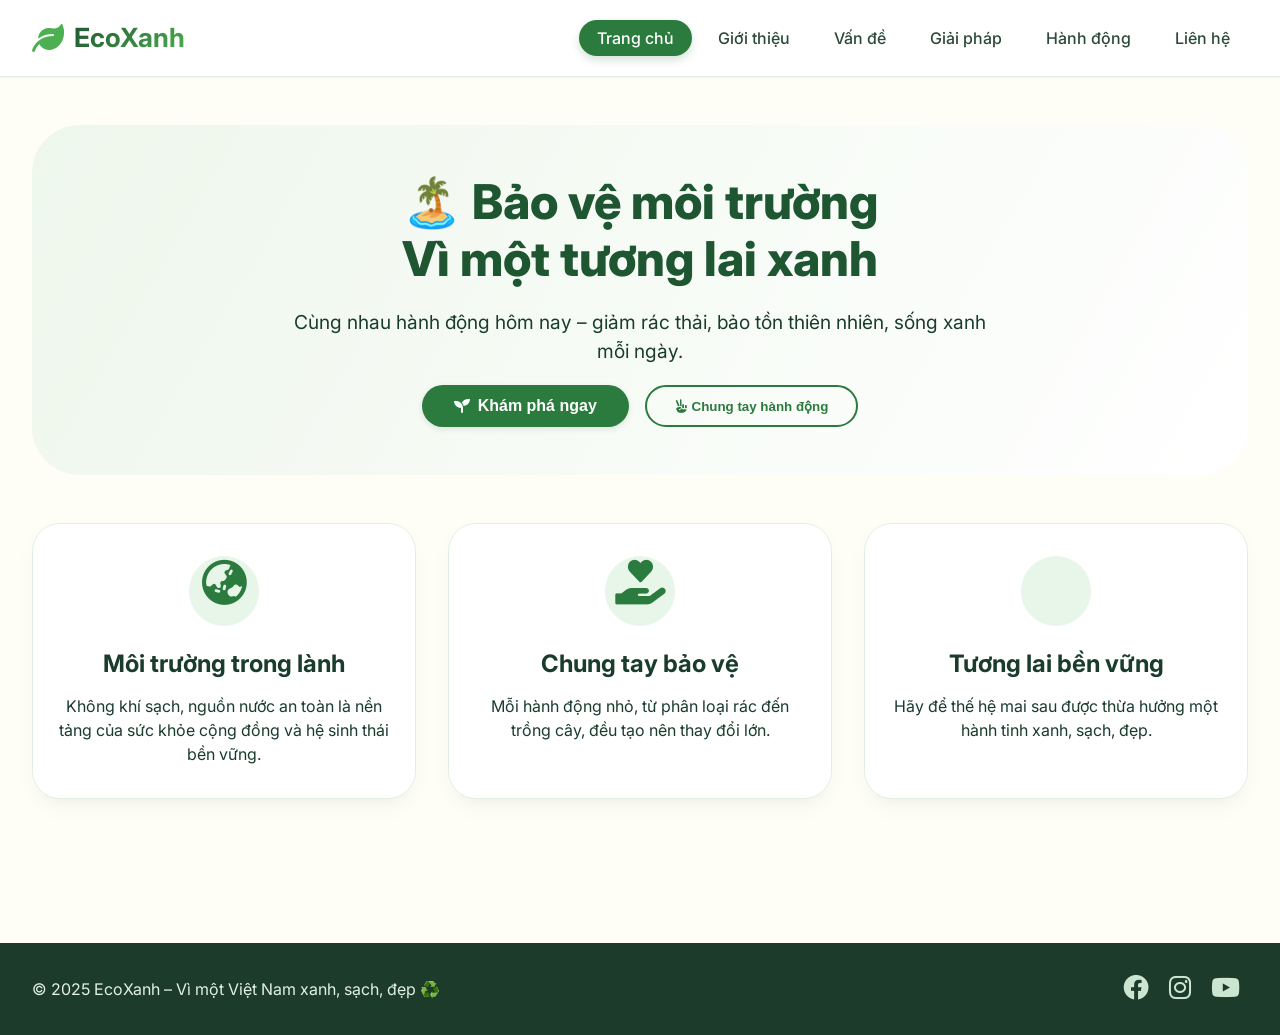
<file: index.html>
<!DOCTYPE html>
<html lang="vi">

<head>
    <meta charset="UTF-8">
    <meta name="viewport" content="width=device-width, initial-scale=1.0, user-scalable=yes">
    <title>Xanh Việt | Bảo vệ Môi trường</title>
    <!-- Font Awesome 6 & Google Fonts -->
    <link rel="stylesheet" href="https://cdnjs.cloudflare.com/ajax/libs/font-awesome/6.0.0-beta3/css/all.min.css">
    <link
        href="https://fonts.googleapis.com/css2?family=Inter:opsz,wght@14..32,300;14..32,400;14..32,600;14..32,700&display=swap"
        rel="stylesheet">
    <!-- CSS riêng -->
    <link rel="stylesheet" href="style.css">
</head>

<body>
    <header>
        <div class="container">
            <div class="navbar">
                <div class="logo">
                    <i class="fas fa-leaf"></i>
                    <span>EcoXanh</span>
                </div>
                <ul class="nav-links">
                    <li><button class="nav-btn" data-page="home">Trang chủ</button></li>
                    <li><button class="nav-btn" data-page="about">Giới thiệu</button></li>
                    <li><button class="nav-btn" data-page="issues">Vấn đề</button></li>
                    <li><button class="nav-btn" data-page="solutions">Giải pháp</button></li>
                    <li><button class="nav-btn" data-page="action">Hành động</button></li>
                    <li><button class="nav-btn" data-page="contact">Liên hệ</button></li>
                </ul>
            </div>
        </div>
    </header>

    <main>
        <div class="container">
            <!-- TRANG CHỦ -->
            <div id="page-home" class="page active-page">
                <div class="hero">
                    <h1>🏝️ Bảo vệ môi trường <br> Vì một tương lai xanh</h1>
                    <p
                        style="font-size: 1.2rem; margin: 20px 0; max-width: 700px; margin-left: auto; margin-right: auto;">
                        Cùng nhau hành động hôm nay – giảm rác thải, bảo tồn thiên nhiên, sống xanh mỗi ngày.</p>
                    <div style="display: flex; gap: 16px; justify-content: center; flex-wrap: wrap;">
                        <button class="btn-primary" id="exploreBtn"><i class="fas fa-seedling"></i> Khám phá
                            ngay</button>
                        <button class="btn-outline" id="joinNowBtn"><i class="fas fa-hand-peace"></i> Chung tay hành
                            động</button>
                    </div>
                </div>
                <div class="card-grid">
                    <div class="card">
                        <div class="badge-icon"><i class="fas fa-globe-asia"></i></div>
                        <h4>Môi trường trong lành</h4>
                        <p>Không khí sạch, nguồn nước an toàn là nền tảng của sức khỏe cộng đồng và hệ sinh thái bền
                            vững.</p>
                    </div>
                    <div class="card">
                        <div class="badge-icon"><i class="fas fa-hand-holding-heart"></i></div>
                        <h4>Chung tay bảo vệ</h4>
                        <p>Mỗi hành động nhỏ, từ phân loại rác đến trồng cây, đều tạo nên thay đổi lớn.</p>
                    </div>
                    <div class="card">
                        <div class="badge-icon"><i class="fas fa-children"></i></div>
                        <h4>Tương lai bền vững</h4>
                        <p>Hãy để thế hệ mai sau được thừa hưởng một hành tinh xanh, sạch, đẹp.</p>
                    </div>
                </div>
            </div>

            <!-- TRANG GIỚI THIỆU -->
            <div id="page-about" class="page">
                <h2>🌱 Giới thiệu</h2>
                <div
                    style="background: white; border-radius: 36px; padding: 36px; box-shadow: var(--shadow-sm); margin-top: 24px;">
                    <h3>Website Bảo vệ Môi trường là gì?</h3>
                    <p style="font-size: 1.05rem; margin: 20px 0; line-height: 1.6;">Chúng tôi xây dựng nền tảng này
                        nhằm <strong>nâng cao nhận thức</strong> cộng đồng về các vấn đề môi trường cấp bách, cung cấp
                        giải pháp thiết thực và kêu gọi hành động cụ thể. Từ ô nhiễm không khí, rác thải nhựa đến biến
                        đổi khí hậu – mỗi người đều có thể góp sức.</p>
                    <h3>Tầm quan trọng của môi trường</h3>
                    <p>Môi trường không chỉ là không gian sống mà còn cung cấp nguồn tài nguyên thiên yếu. Suy thoái môi
                        trường dẫn đến thiên tai, dịch bệnh và khủng hoảng sinh thái. Bảo vệ tự nhiên chính là bảo vệ
                        chính chúng ta.</p>
                    <div style="margin-top: 24px; background: #eef5ea; padding: 20px; border-radius: 28px;">
                        <i class="fas fa-quote-left" style="color: #2b7a3e; font-size: 1.8rem;"></i>
                        <p style="font-style: italic; margin: 10px 0 0;">“Hãy sống hòa hợp với thiên nhiên – tương lai
                            của hành tinh nằm trong tay chúng ta.”</p>
                    </div>
                </div>
            </div>

            <!-- TRANG VẤN ĐỀ MÔI TRƯỜNG -->
            <div id="page-issues" class="page">
                <h2>⚠️ Thực trạng đáng báo động</h2>
                <div class="card-grid">
                    <div class="card">
                        <i class="fas fa-smog fa-3x"></i>
                        <h4>Ô nhiễm không khí</h4>
                        <p>Khói bụi từ phương tiện, nhà máy và đốt rác gây ra hàng triệu ca bệnh hô hấp mỗi năm. Bụi mịn
                            PM2.5 vượt ngưỡng an toàn.</p>
                    </div>
                    <div class="card">
                        <i class="fas fa-water fa-3x"></i>
                        <h4>Ô nhiễm nguồn nước</h4>
                        <p>Hóa chất độc hại, rác thải công nghiệp và sinh hoạt làm suy thoái sông ngòi, ảnh hưởng sinh
                            vật thủy sinh và sức khỏe con người.</p>
                    </div>
                    <div class="card">
                        <i class="fas fa-trash-alt fa-3x"></i>
                        <h4>Rác thải nhựa</h4>
                        <p>Mỗi năm có 8 triệu tấn nhựa đổ ra đại dương. Túi nilon, ống hút nhựa phân hủy hàng trăm năm,
                            gây chết sinh vật biển.</p>
                    </div>
                </div>
                <div
                    style="background: #fff7e5; border-radius: 28px; padding: 20px; border-left: 6px solid var(--primary-green);">
                    <p><i class="fas fa-chart-line"></i> <strong>Số liệu 2025:</strong> Hơn 90% dân số đô thị hít thở
                        không khí ô nhiễm, lượng rác thải nhựa toàn cầu tăng gấp đôi trong 10 năm qua.</p>
                </div>
            </div>

            <!-- TRANG GIẢI PHÁP -->
            <div id="page-solutions" class="page">
                <h2>🌿 Giải pháp bền vững</h2>
                <div class="card-grid">
                    <div class="card">
                        <i class="fas fa-recycle fa-3x"></i>
                        <h4>Tái chế & phân loại rác</h4>
                        <p>Phân loại rác tại nguồn, tái chế chai nhựa, giấy, kim loại giúp giảm ⅓ lượng rác chôn lấp.
                            Hãy bắt đầu từ 3R: Reduce, Reuse, Recycle.</p>
                    </div>
                    <div class="card">
                        <i class="fas fa-tree fa-3x"></i>
                        <h4>Trồng cây xanh</h4>
                        <p>Mỗi cây xanh hấp thụ CO₂, cung cấp oxy, chống xói mòn. Chung tay phủ xanh đồi trọc, tạo không
                            gian sống trong lành.</p>
                    </div>
                    <div class="card">
                        <i class="fas fa-lightbulb fa-3x"></i>
                        <h4>Tiết kiệm tài nguyên</h4>
                        <p>Sử dụng năng lượng tái tạo, tắt điện khi không dùng, hạn chế nước lãng phí. Hành vi nhỏ tiết
                            kiệm lớn cho trái đất.</p>
                    </div>
                </div>
                <div style="margin-top: 20px; text-align: center;">
                    <button class="btn-primary" id="actionFromSolutions"><i class="fas fa-calendar-check"></i> Tham gia
                        chiến dịch xanh</button>
                </div>
            </div>

            <!-- TRANG HÀNH ĐỘNG -->
            <div id="page-action" class="page">
                <h2>🤝 Hành động vì môi trường</h2>
                <div class="two-columns">
                    <div>
                        <div class="info-block" style="background: white; border: 1px solid #d9ead8;">
                            <h3><i class="fas fa-user-plus"></i> Đăng ký tham gia</h3>
                            <form id="registerForm">
                                <div class="form-group"><input type="text" placeholder="Họ và tên" id="regName"
                                        required></div>
                                <div class="form-group"><input type="email" placeholder="Email của bạn" id="regEmail"
                                        required></div>
                                <div class="form-group"><select id="regActivity">
                                        <option value="">Chọn hoạt động yêu thích</option>
                                        <option>Thu gom rác thải tại công viên</option>
                                        <option>Trồng cây xanh cộng đồng</option>
                                        <option>Hội thảo tái chế sáng tạo</option>
                                        <option>Chiến dịch chống rác thải nhựa</option>
                                    </select></div>
                                <button type="submit" class="btn-primary" style="width:100%">Cam kết hành động <i
                                        class="fas fa-heart"></i></button>
                            </form>
                        </div>
                    </div>
                    <div>
                        <div style="background: #eef3ea; border-radius: 28px; padding: 24px;">
                            <h3><i class="fas fa-list-check"></i> Hoạt động bảo vệ môi trường</h3>
                            <ul class="activity-list">
                                <li><i class="fas fa-trash-alt"></i> Dọn sạch bãi biển, hồ nước</li>
                                <li><i class="fas fa-seedling"></i> Trồng 1 triệu cây xanh đô thị</li>
                                <li><i class="fas fa-charging-station"></i> Tiết kiệm năng lượng – tắt đèn 1 giờ</li>
                                <li><i class="fas fa-recycle"></i> Đổi rác nhựa lấy cây xanh</li>
                            </ul>
                            <p style="margin-top: 15px;">✨ Mỗi tuần chúng tôi tổ chức sự kiện – hãy đăng ký để nhận
                                thông báo!</p>
                        </div>
                    </div>
                </div>
            </div>

            <!-- TRANG LIÊN HỆ -->
            <div id="page-contact" class="page">
                <h2>📬 Liên hệ với chúng tôi</h2>
                <div class="two-columns">
                    <div class="info-block">
                        <h3>Thông tin kết nối</h3>
                        <div class="contact-detail"><i class="fas fa-envelope"></i> <span>bvmt@ecoxanh.org.vn</span>
                        </div>
                        <div class="contact-detail"><i class="fas fa-phone-alt"></i> <span>024 7300 8888 - 0912 345
                                678</span></div>
                        <div class="contact-detail"><i class="fas fa-map-marker-alt"></i> <span>Số 12, phố Xanh, quận
                                Bảo Vệ, Hà Nội</span></div>
                        <div class="contact-detail"><i class="fas fa-clock"></i> <span>Thứ 2 - Thứ 7: 8:00 -
                                17:30</span></div>
                    </div>
                    <div>
                        <form id="contactForm">
                            <div class="form-group"><input type="text" placeholder="Họ tên" id="contactName" required>
                            </div>
                            <div class="form-group"><input type="email" placeholder="Địa chỉ email" id="contactEmail"
                                    required></div>
                            <div class="form-group"><textarea rows="4" placeholder="Nội dung góp ý hoặc câu hỏi..."
                                    id="contactMsg" required></textarea></div>
                            <button type="submit" class="btn-primary">Gửi tin nhắn <i
                                    class="fas fa-paper-plane"></i></button>
                        </form>
                    </div>
                </div>
            </div>
        </div>
    </main>

    <footer>
        <div class="container footer-content">
            <p>© 2025 EcoXanh – Vì một Việt Nam xanh, sạch, đẹp ♻️</p>
            <div class="social-icons">
                <i class="fab fa-facebook"></i>
                <i class="fab fa-instagram"></i>
                <i class="fab fa-youtube"></i>
            </div>
        </div>
    </footer>

    <script>
        // Xử lý chuyển trang (6 trang)
        const pages = ['home', 'about', 'issues', 'solutions', 'action', 'contact'];
        const pageElements = {
            home: document.getElementById('page-home'),
            about: document.getElementById('page-about'),
            issues: document.getElementById('page-issues'),
            solutions: document.getElementById('page-solutions'),
            action: document.getElementById('page-action'),
            contact: document.getElementById('page-contact')
        };

        function showPage(pageId) {
            for (let p of pages) {
                pageElements[p].classList.remove('active-page');
            }
            pageElements[pageId].classList.add('active-page');
            const btns = document.querySelectorAll('.nav-btn');
            btns.forEach(btn => {
                if (btn.getAttribute('data-page') === pageId) {
                    btn.classList.add('active');
                } else {
                    btn.classList.remove('active');
                }
            });
            window.scrollTo({ top: 0, behavior: 'smooth' });
        }

        document.querySelectorAll('.nav-btn').forEach(btn => {
            btn.addEventListener('click', (e) => {
                const page = btn.getAttribute('data-page');
                showPage(page);
            });
        });

        const exploreBtn = document.getElementById('exploreBtn');
        if (exploreBtn) exploreBtn.addEventListener('click', () => showPage('about'));
        const joinNow = document.getElementById('joinNowBtn');
        if (joinNow) joinNow.addEventListener('click', () => showPage('action'));
        const actionSol = document.getElementById('actionFromSolutions');
        if (actionSol) actionSol.addEventListener('click', () => showPage('action'));

        const registerForm = document.getElementById('registerForm');
        if (registerForm) {
            registerForm.addEventListener('submit', (e) => {
                e.preventDefault();
                const name = document.getElementById('regName').value.trim();
                const email = document.getElementById('regEmail').value.trim();
                const activity = document.getElementById('regActivity').value;
                if (!name || !email) {
                    alert("Vui lòng nhập họ tên và email để đăng ký tham gia 🌱");
                    return;
                }
                if (!activity) {
                    alert("Hãy chọn một hoạt động cụ thể bạn muốn tham gia nhé!");
                    return;
                }
                alert(`Cảm ơn ${name} đã đăng ký tham gia "${activity}". Chúng tôi sẽ gửi thông tin chi tiết qua email ${email}. Hãy cùng hành động vì môi trường! 🌍`);
                registerForm.reset();
            });
        }

        const contactForm = document.getElementById('contactForm');
        if (contactForm) {
            contactForm.addEventListener('submit', (e) => {
                e.preventDefault();
                const conName = document.getElementById('contactName').value.trim();
                const conEmail = document.getElementById('contactEmail').value.trim();
                const conMsg = document.getElementById('contactMsg').value.trim();
                if (!conName || !conEmail || !conMsg) {
                    alert("Vui lòng điền đầy đủ thông tin họ tên, email và nội dung tin nhắn.");
                    return;
                }
                alert(`🎉 Cảm ơn ${conName}, chúng tôi đã nhận được tin nhắn của bạn. Đội ngũ EcoXanh sẽ phản hồi sớm nhất!`);
                contactForm.reset();
            });
        }

        // Active mặc định trang chủ
        const initialActive = document.querySelector('.nav-btn[data-page="home"]');
        if (initialActive) initialActive.classList.add('active');
    </script>
</body>

</html>
</file>
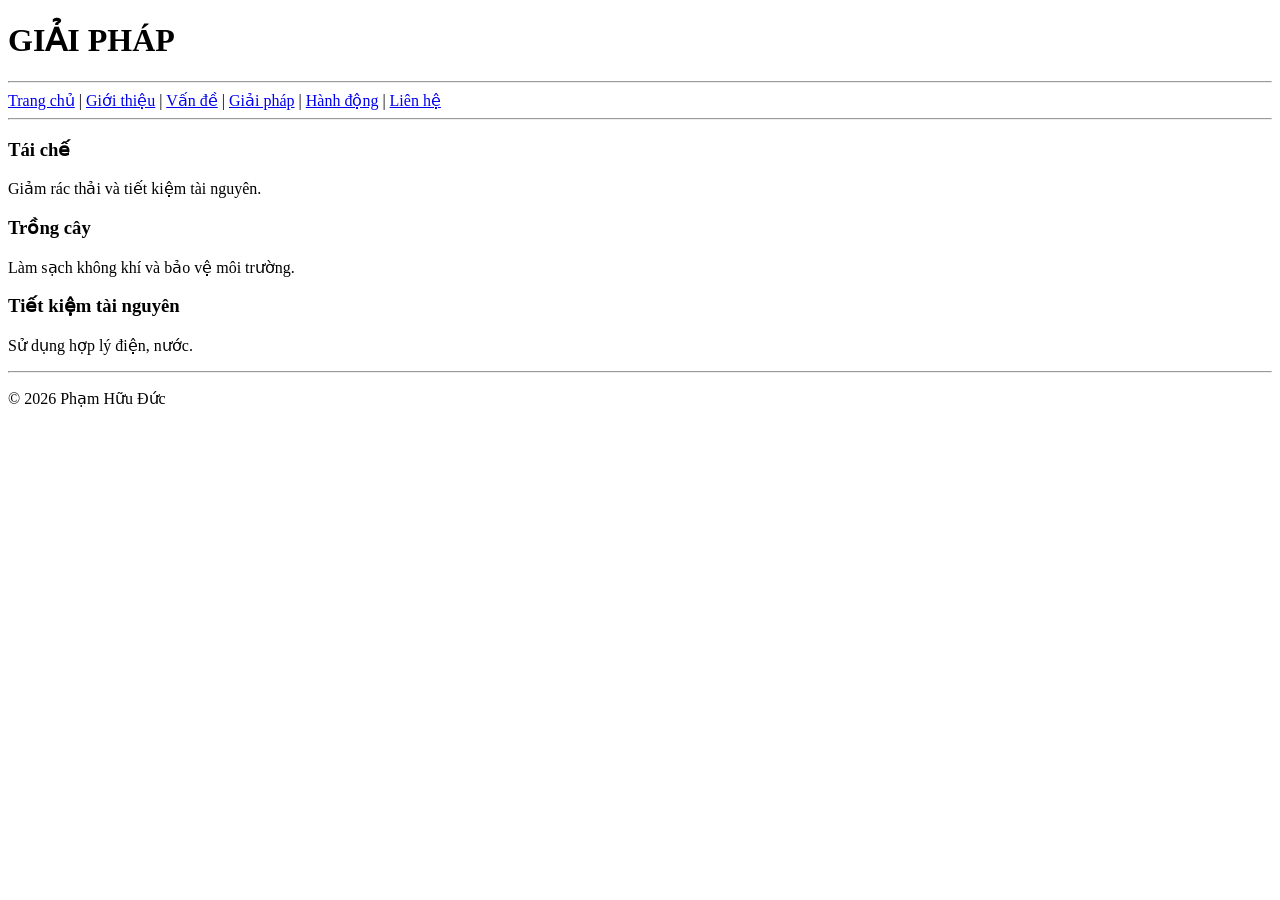
<file: html/giaiphap.html>
<!DOCTYPE html>
<html>

<head>
    <meta charset="UTF-8">
    <title>Giải pháp</title>
</head>

<body>

    <h1>GIẢI PHÁP</h1>

    <hr>

    <a href="index.html">Trang chủ</a> |
    <a href="gioithieu.html">Giới thiệu</a> |
    <a href="vande.html">Vấn đề</a> |
    <a href="giaiphap.html">Giải pháp</a> |
    <a href="hanhdong.html">Hành động</a> |
    <a href="lienhe.html">Liên hệ</a>

    <hr>

    <h3>Tái chế</h3>
    <p>Giảm rác thải và tiết kiệm tài nguyên.</p>

    <h3>Trồng cây</h3>
    <p>Làm sạch không khí và bảo vệ môi trường.</p>

    <h3>Tiết kiệm tài nguyên</h3>
    <p>Sử dụng hợp lý điện, nước.</p>

    <hr>
    <p>© 2026 Phạm Hữu Đức</p>

</body>

</html>
</file>
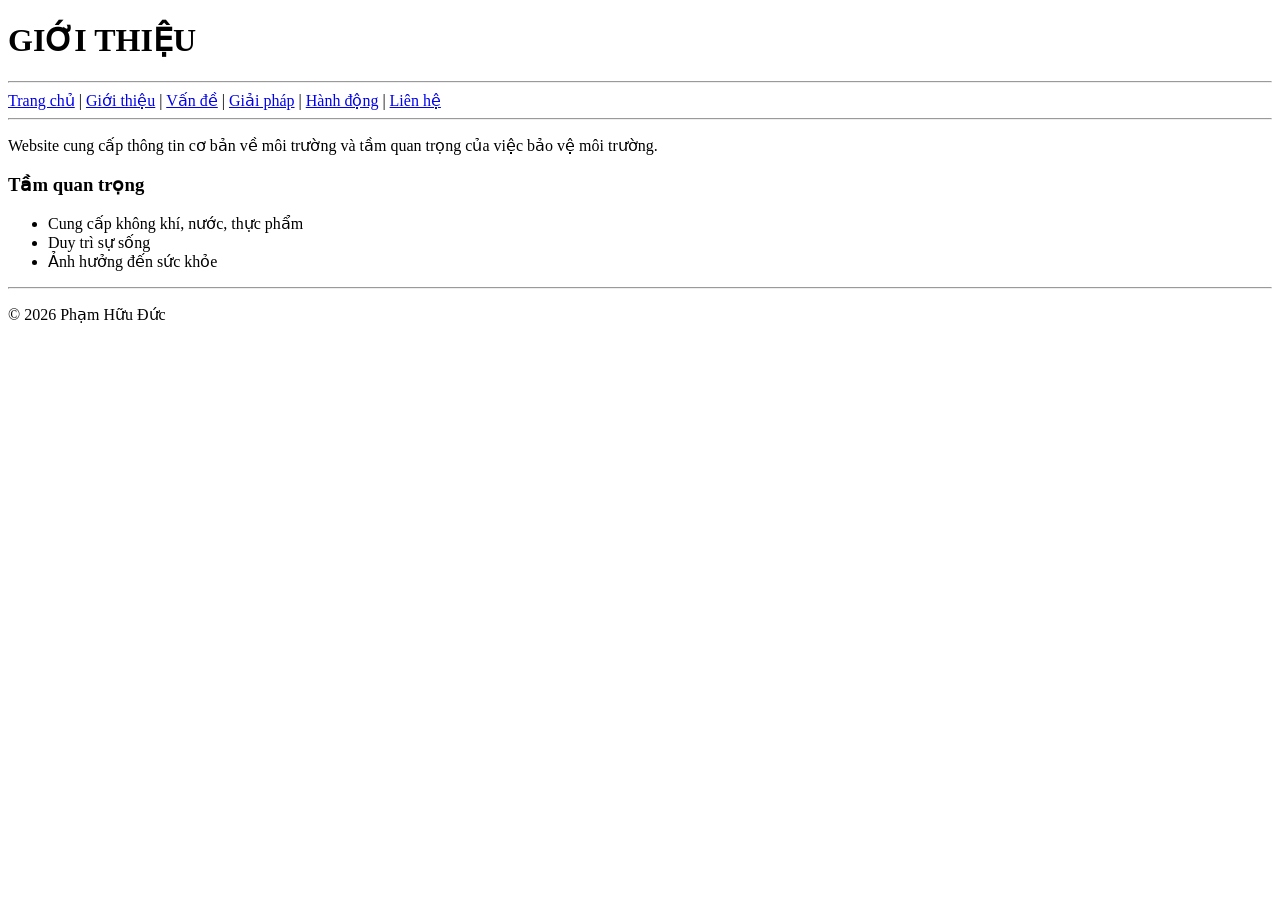
<file: html/gioithieu.html>
<!DOCTYPE html>
<html>

<head>
    <meta charset="UTF-8">
    <title>Giới thiệu</title>
</head>

<body>

    <h1>GIỚI THIỆU</h1>

    <hr>

    <a href="index.html">Trang chủ</a> |
    <a href="gioithieu.html">Giới thiệu</a> |
    <a href="vande.html">Vấn đề</a> |
    <a href="giaiphap.html">Giải pháp</a> |
    <a href="hanhdong.html">Hành động</a> |
    <a href="lienhe.html">Liên hệ</a>

    <hr>

    <p>Website cung cấp thông tin cơ bản về môi trường và tầm quan trọng của việc bảo vệ môi trường.</p>

    <h3>Tầm quan trọng</h3>
    <ul>
        <li>Cung cấp không khí, nước, thực phẩm</li>
        <li>Duy trì sự sống</li>
        <li>Ảnh hưởng đến sức khỏe</li>
    </ul>

    <hr>
    <p>© 2026 Phạm Hữu Đức</p>

</body>

</html>
</file>
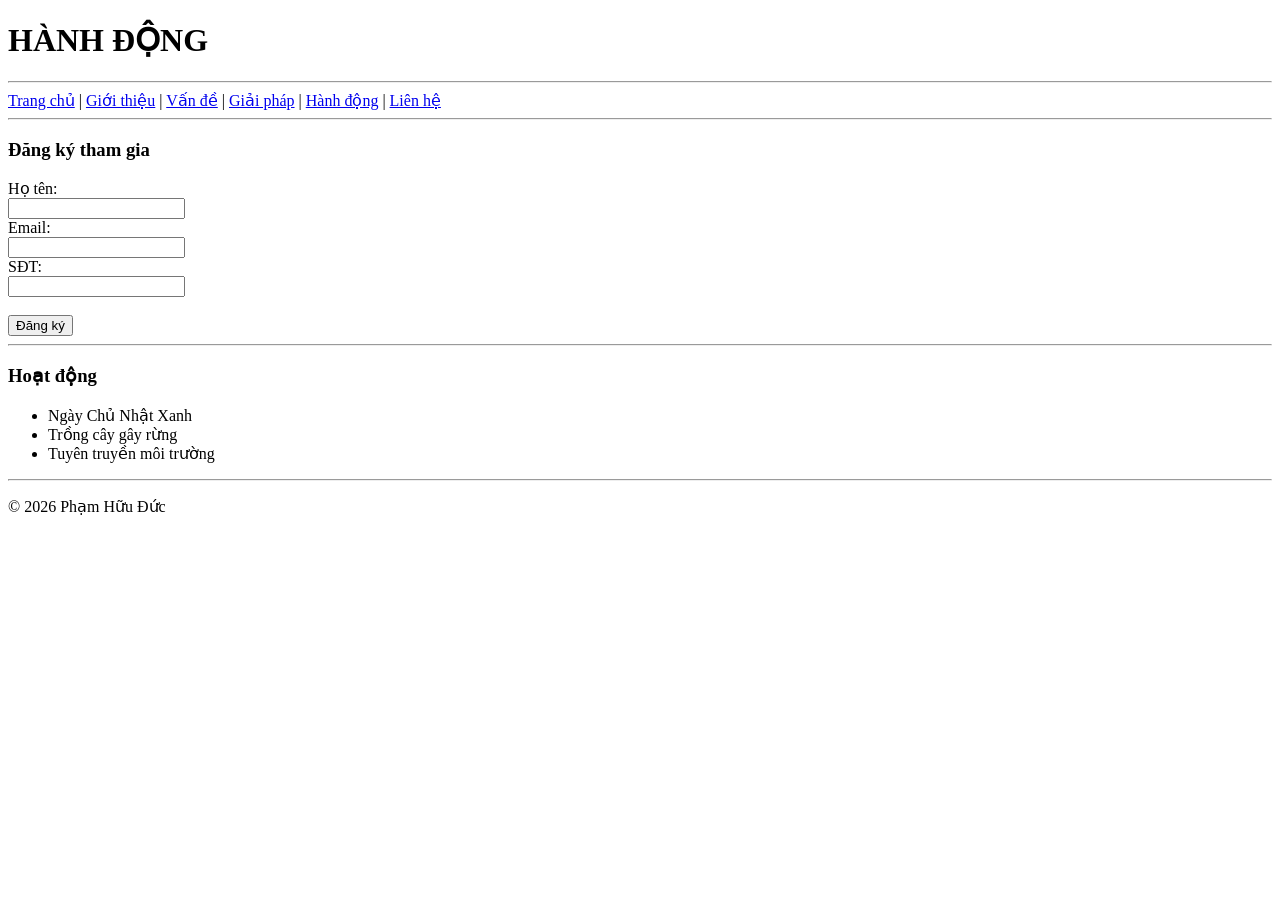
<file: html/hanhdong.html>
<!DOCTYPE html>
<html>

<head>
    <meta charset="UTF-8">
    <title>Hành động</title>
</head>

<body>

    <h1>HÀNH ĐỘNG</h1>

    <hr>

    <a href="index.html">Trang chủ</a> |
    <a href="gioithieu.html">Giới thiệu</a> |
    <a href="vande.html">Vấn đề</a> |
    <a href="giaiphap.html">Giải pháp</a> |
    <a href="hanhdong.html">Hành động</a> |
    <a href="lienhe.html">Liên hệ</a>

    <hr>

    <h3>Đăng ký tham gia</h3>

    <form>
        Họ tên:<br>
        <input type="text"><br>

        Email:<br>
        <input type="email"><br>

        SĐT:<br>
        <input type="text"><br><br>

        <button>Đăng ký</button>
    </form>

    <hr>

    <h3>Hoạt động</h3>
    <ul>
        <li>Ngày Chủ Nhật Xanh</li>
        <li>Trồng cây gây rừng</li>
        <li>Tuyên truyền môi trường</li>
    </ul>

    <hr>
    <p>© 2026 Phạm Hữu Đức</p>

</body>

</html>
</file>
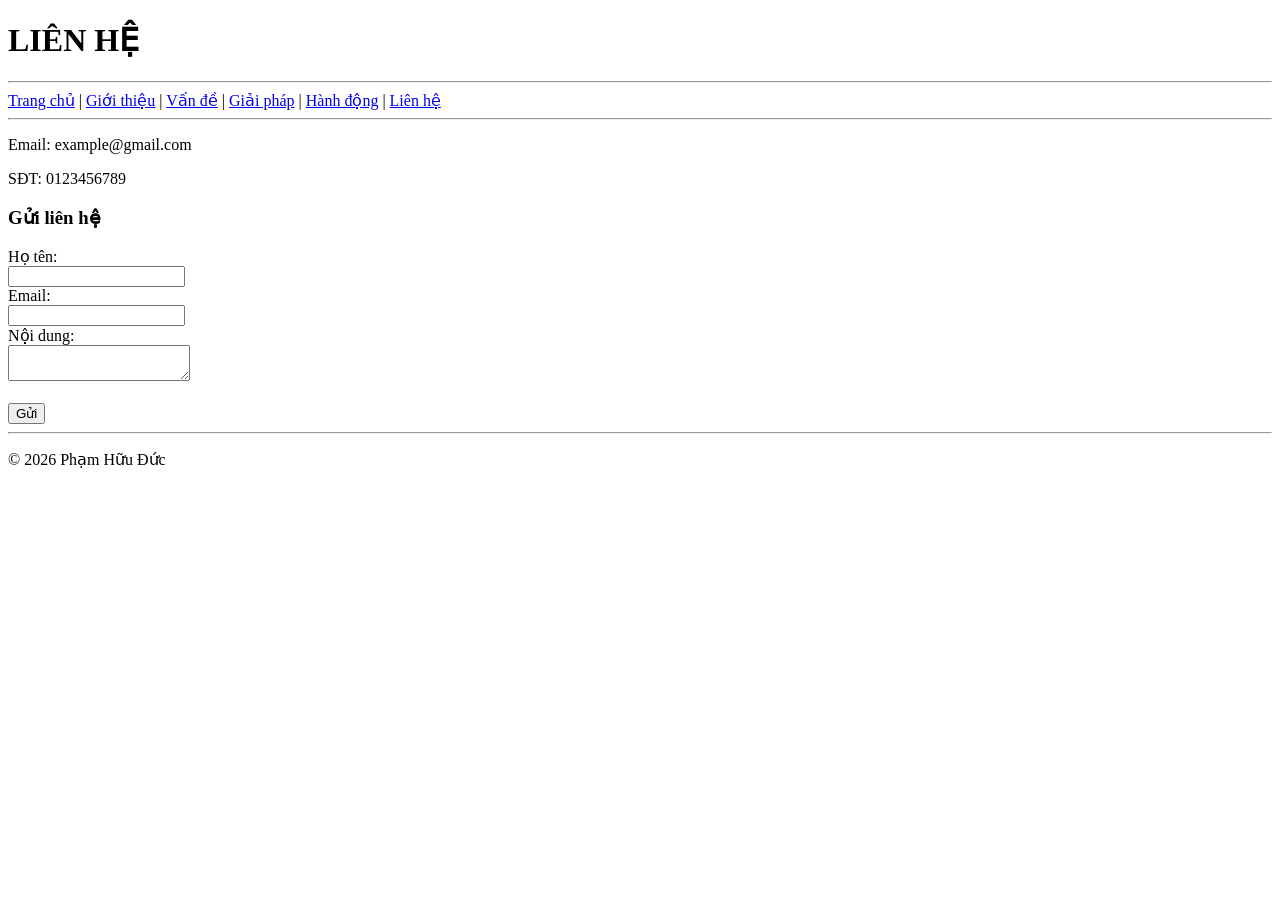
<file: html/lienhe.html>
<!DOCTYPE html>
<html>

<head>
    <meta charset="UTF-8">
    <title>Liên hệ</title>
</head>

<body>

    <h1>LIÊN HỆ</h1>

    <hr>

    <a href="index.html">Trang chủ</a> |
    <a href="gioithieu.html">Giới thiệu</a> |
    <a href="vande.html">Vấn đề</a> |
    <a href="giaiphap.html">Giải pháp</a> |
    <a href="hanhdong.html">Hành động</a> |
    <a href="lienhe.html">Liên hệ</a>

    <hr>

    <p>Email: example@gmail.com</p>
    <p>SĐT: 0123456789</p>

    <h3>Gửi liên hệ</h3>

    <form>
        Họ tên:<br>
        <input type="text"><br>

        Email:<br>
        <input type="email"><br>

        Nội dung:<br>
        <textarea></textarea><br><br>

        <button>Gửi</button>
    </form>

    <hr>
    <p>© 2026 Phạm Hữu Đức</p>

</body>

</html>
</file>
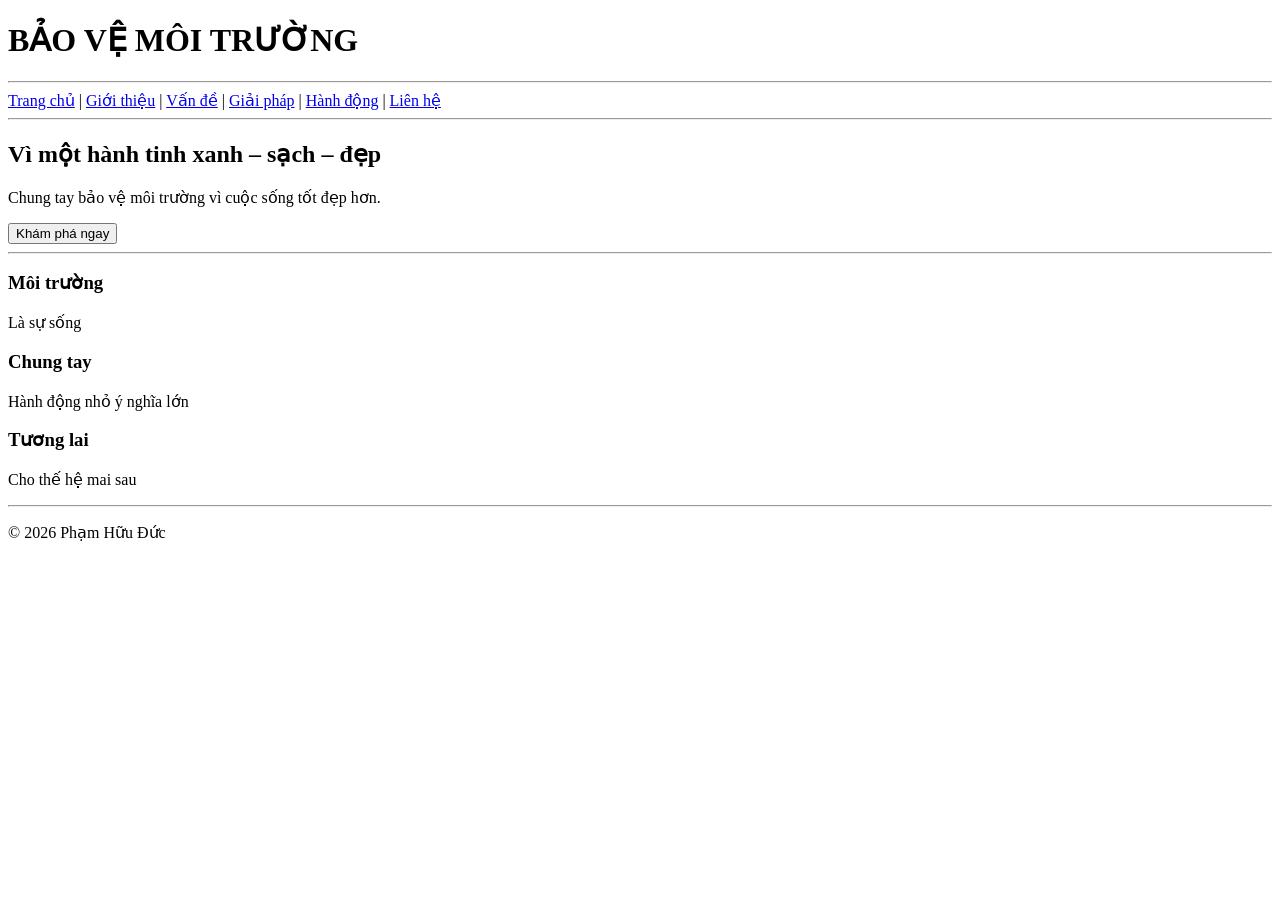
<file: html/trangchu.html>
<!DOCTYPE html>
<html>

<head>
    <meta charset="UTF-8">
    <title>Trang chủ</title>
</head>

<body>

    <h1>BẢO VỆ MÔI TRƯỜNG</h1>

    <hr>

    <a href="index.html">Trang chủ</a> |
    <a href="gioithieu.html">Giới thiệu</a> |
    <a href="vande.html">Vấn đề</a> |
    <a href="giaiphap.html">Giải pháp</a> |
    <a href="hanhdong.html">Hành động</a> |
    <a href="lienhe.html">Liên hệ</a>

    <hr>

    <h2>Vì một hành tinh xanh – sạch – đẹp</h2>
    <p>Chung tay bảo vệ môi trường vì cuộc sống tốt đẹp hơn.</p>

    <button>Khám phá ngay</button>

    <hr>

    <h3>Môi trường</h3>
    <p>Là sự sống</p>

    <h3>Chung tay</h3>
    <p>Hành động nhỏ ý nghĩa lớn</p>

    <h3>Tương lai</h3>
    <p>Cho thế hệ mai sau</p>

    <hr>

    <p>© 2026 Phạm Hữu Đức</p>

</body>

</html>
</file>
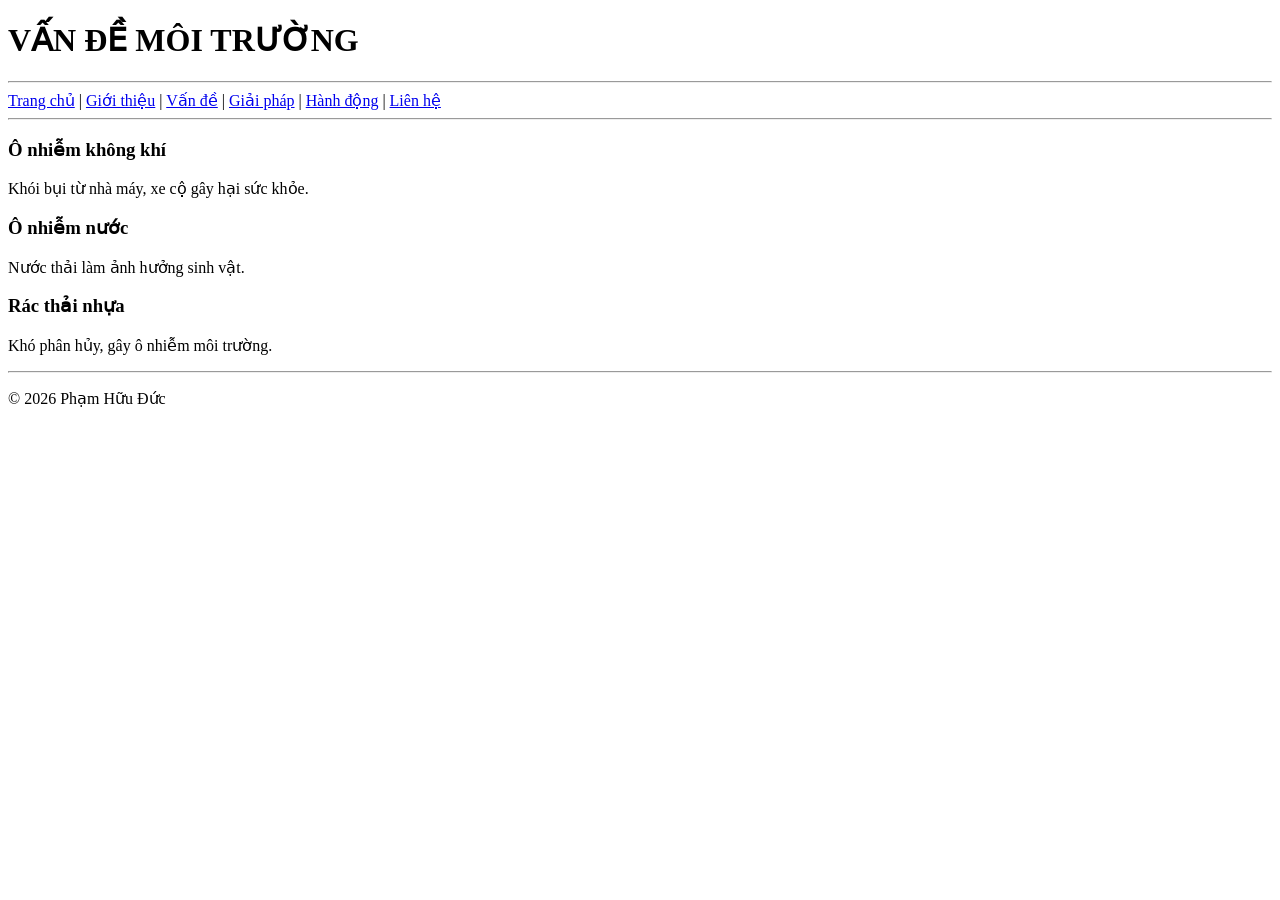
<file: html/vande.html>
<!DOCTYPE html>
<html>

<head>
    <meta charset="UTF-8">
    <title>Vấn đề môi trường</title>
</head>

<body>

    <h1>VẤN ĐỀ MÔI TRƯỜNG</h1>

    <hr>

    <a href="index.html">Trang chủ</a> |
    <a href="gioithieu.html">Giới thiệu</a> |
    <a href="vande.html">Vấn đề</a> |
    <a href="giaiphap.html">Giải pháp</a> |
    <a href="hanhdong.html">Hành động</a> |
    <a href="lienhe.html">Liên hệ</a>

    <hr>

    <h3>Ô nhiễm không khí</h3>
    <p>Khói bụi từ nhà máy, xe cộ gây hại sức khỏe.</p>

    <h3>Ô nhiễm nước</h3>
    <p>Nước thải làm ảnh hưởng sinh vật.</p>

    <h3>Rác thải nhựa</h3>
    <p>Khó phân hủy, gây ô nhiễm môi trường.</p>

    <hr>
    <p>© 2026 Phạm Hữu Đức</p>

</body>

</html>
</file>
<file: style.css>
* {
    margin: 0;
    padding: 0;
    box-sizing: border-box;
}

body {
    font-family: 'Inter', sans-serif;
    background-color: #fefef7;
    color: #1a3c2c;
    line-height: 1.5;
    scroll-behavior: smooth;
}

:root {
    --primary-green: #2b7a3e;
    --primary-light: #e8f5e9;
    --accent-green: #4caf50;
    --dark-green: #1e5631;
    --soft-gray: #f9faf8;
    --shadow-sm: 0 10px 25px -5px rgba(0, 0, 0, 0.05), 0 8px 10px -6px rgba(0, 0, 0, 0.02);
    --shadow-md: 0 20px 25px -12px rgba(0, 0, 0, 0.08);
    --border-radius: 28px;
}

.container {
    max-width: 1280px;
    margin: 0 auto;
    padding: 0 32px;
}

header {
    background: white;
    box-shadow: 0 1px 2px rgba(0, 0, 0, 0.05);
    position: sticky;
    top: 0;
    z-index: 100;
    border-bottom: 1px solid #e2f0e5;
}

.navbar {
    display: flex;
    justify-content: space-between;
    align-items: center;
    padding: 18px 0;
    flex-wrap: wrap;
    gap: 16px;
}

.logo {
    display: flex;
    align-items: center;
    gap: 10px;
    font-size: 1.65rem;
    font-weight: 700;
    color: var(--primary-green);
}

.logo i {
    font-size: 2rem;
    color: var(--accent-green);
}

.logo span {
    background: linear-gradient(135deg, #1e5631, #4caf50);
    background-clip: text;
    -webkit-background-clip: text;
    color: transparent;
}

.nav-links {
    display: flex;
    flex-wrap: wrap;
    gap: 8px;
    list-style: none;
}

.nav-links li button {
    background: none;
    border: none;
    font-size: 1rem;
    font-weight: 500;
    padding: 8px 18px;
    border-radius: 40px;
    cursor: pointer;
    transition: all 0.2s ease;
    color: #2d4a3b;
    font-family: inherit;
}

.nav-links li button:hover {
    background-color: var(--primary-light);
    color: var(--primary-green);
}

.nav-links li button.active {
    background-color: var(--primary-green);
    color: white;
    box-shadow: 0 4px 8px rgba(43, 122, 62, 0.2);
}

.page {
    display: none;
    animation: fadeIn 0.3s ease;
    padding: 48px 0 64px;
}

.page.active-page {
    display: block;
}

@keyframes fadeIn {
    from {
        opacity: 0;
        transform: translateY(8px);
    }

    to {
        opacity: 1;
        transform: translateY(0);
    }
}

h1 {
    font-size: 3rem;
    font-weight: 800;
    line-height: 1.2;
    color: var(--dark-green);
}

h2 {
    font-size: 2rem;
    font-weight: 700;
    margin-bottom: 1.2rem;
    color: #1a472a;
    position: relative;
    display: inline-block;
}

h2:after {
    content: '';
    display: block;
    width: 60%;
    height: 3px;
    background: var(--accent-green);
    border-radius: 4px;
    margin-top: 8px;
}

h3 {
    font-size: 1.5rem;
    font-weight: 600;
    margin-bottom: 0.75rem;
    color: #1c4d2d;
}

.btn-primary {
    background-color: var(--primary-green);
    color: white;
    border: none;
    padding: 12px 32px;
    font-size: 1rem;
    font-weight: 600;
    border-radius: 40px;
    cursor: pointer;
    transition: all 0.2s;
    display: inline-flex;
    align-items: center;
    gap: 8px;
    box-shadow: 0 2px 6px rgba(0, 0, 0, 0.1);
}

.btn-primary:hover {
    background-color: #186b32;
    transform: scale(1.02);
    box-shadow: 0 8px 20px rgba(43, 122, 62, 0.25);
}

.btn-outline {
    background: transparent;
    border: 2px solid var(--primary-green);
    color: var(--primary-green);
    padding: 10px 28px;
    border-radius: 40px;
    font-weight: 600;
    cursor: pointer;
    transition: 0.2s;
}

.btn-outline:hover {
    background: var(--primary-green);
    color: white;
}

.card-grid {
    display: grid;
    grid-template-columns: repeat(auto-fit, minmax(280px, 1fr));
    gap: 32px;
    margin: 40px 0;
}

.card {
    background: white;
    border-radius: 28px;
    padding: 32px 24px;
    box-shadow: var(--shadow-sm);
    transition: all 0.25s;
    border: 1px solid #e0f0e2;
    text-align: center;
}

.card:hover {
    transform: translateY(-6px);
    box-shadow: var(--shadow-md);
    border-color: #cde2d0;
}

.card i {
    font-size: 2.8rem;
    color: var(--primary-green);
    margin-bottom: 16px;
}

.card h4 {
    font-size: 1.5rem;
    margin-bottom: 12px;
}

.badge-icon {
    background: var(--primary-light);
    width: 70px;
    height: 70px;
    border-radius: 60px;
    display: flex;
    align-items: center;
    justify-content: center;
    margin: 0 auto 20px;
}

.form-group {
    margin-bottom: 20px;
}

input,
textarea,
select {
    width: 100%;
    padding: 14px 18px;
    border-radius: 32px;
    border: 1px solid #cbdcd0;
    font-family: inherit;
    font-size: 1rem;
    background: white;
    transition: 0.2s;
}

input:focus,
textarea:focus,
select:focus {
    outline: none;
    border-color: var(--primary-green);
    box-shadow: 0 0 0 3px rgba(43, 122, 62, 0.2);
}

.two-columns {
    display: grid;
    grid-template-columns: 1fr 1fr;
    gap: 40px;
}

.info-block {
    background: var(--primary-light);
    border-radius: 32px;
    padding: 28px;
}

.contact-detail {
    display: flex;
    align-items: center;
    gap: 15px;
    margin: 24px 0;
}

.contact-detail i {
    font-size: 1.6rem;
    width: 45px;
    color: var(--primary-green);
}

footer {
    background: #1c3b2a;
    color: #e2f0e5;
    padding: 32px 0;
    text-align: center;
    margin-top: 40px;
}

.footer-content {
    display: flex;
    justify-content: space-between;
    flex-wrap: wrap;
    gap: 20px;
    align-items: center;
}

.social-icons i {
    font-size: 1.6rem;
    margin: 0 8px;
    color: #cbe5d0;
    transition: 0.2s;
}

.social-icons i:hover {
    color: white;
}

@media (max-width: 800px) {
    .container {
        padding: 0 20px;
    }

    .navbar {
        flex-direction: column;
    }

    .nav-links {
        justify-content: center;
    }

    h1 {
        font-size: 2.2rem;
    }

    .two-columns {
        grid-template-columns: 1fr;
        gap: 28px;
    }
}

.hero {
    background: linear-gradient(120deg, #eef7ec, #ffffff);
    border-radius: 48px;
    padding: 48px 40px;
    margin-bottom: 48px;
    text-align: center;
}

.activity-list {
    list-style: none;
    margin: 24px 0;
}

.activity-list li {
    background: white;
    margin: 12px 0;
    padding: 14px 20px;
    border-radius: 80px;
    display: flex;
    align-items: center;
    gap: 14px;
    box-shadow: 0 1px 3px rgba(0, 0, 0, 0.05);
    border: 1px solid #def0e0;
}

.activity-list i {
    color: var(--primary-green);
    font-size: 1.3rem;
}
</file>
